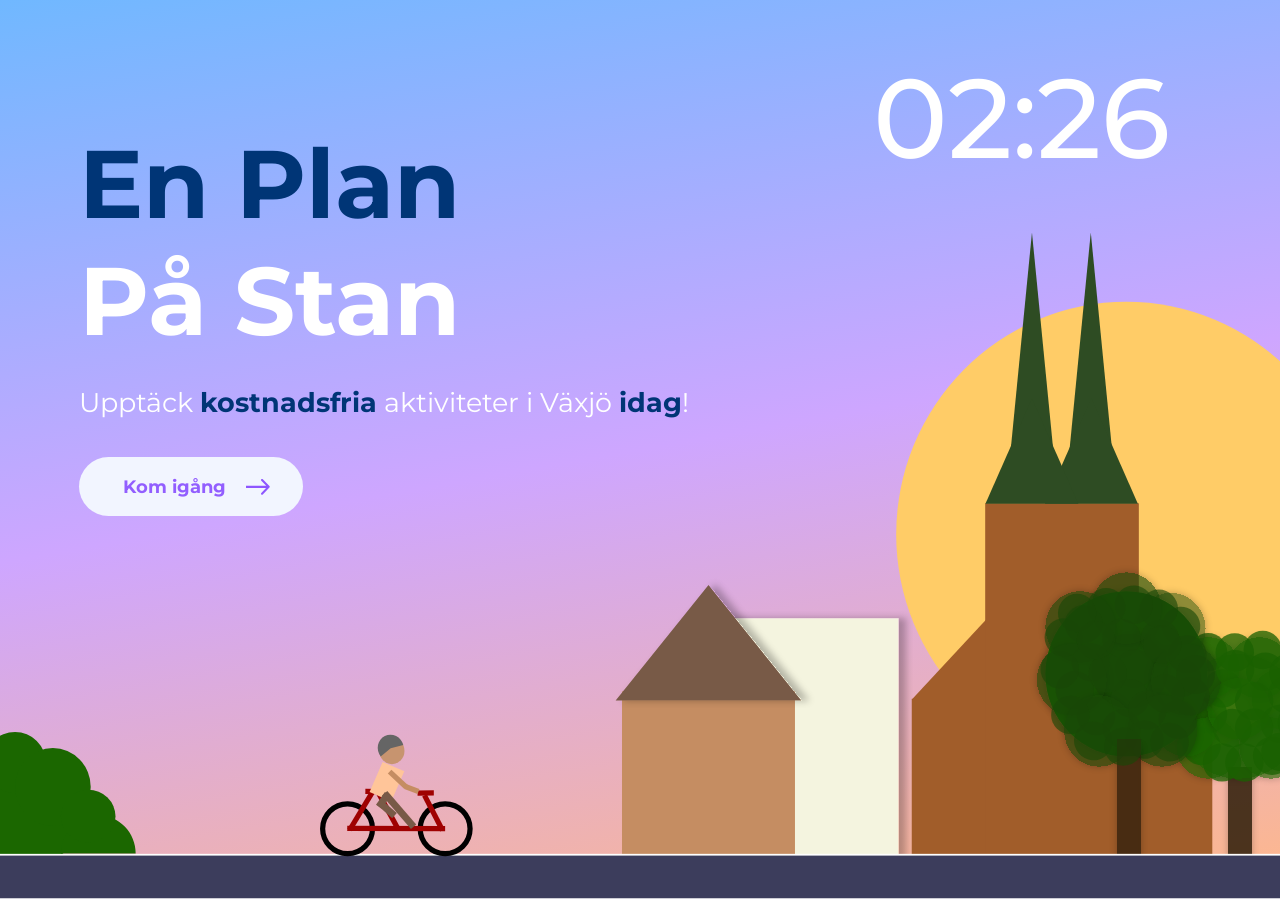
<file: index.html>
<!DOCTYPE html>
<html lang="sv">
<head>
    <meta charset="UTF-8">
    <meta name="viewport" content="width=device-width, initial-scale=1.0">
    <title>Document</title>
    <link href="https://fonts.googleapis.com/css2?family=Montserrat:wght@400;500;600;700&display=swap" rel="stylesheet">
    <link rel="stylesheet" href="main.css">
    <script src="date.js" type="module"></script>
</head>
<body>
    <main class="start-page">
        <section class="information">
        <h1>En Plan<br><span>På Stan</span></h1>

        <p>Upptäck <strong>kostnadsfria</strong> aktiviteter i Växjö <strong>idag</strong>!</p>

        
            <a href="activity.html" id="startBtn">
            <span class="pointer"></span>
            Kom igång 
            <img src="bilder/Arrow.svg" alt="pil">
            </a>
            
        </section>
        <div class="time">
        <span id="clock"></span>
        </div>
        <img src="bilder/stad7.svg" class="stad" alt="">

        

    </main>
</body>
</html>
</file>
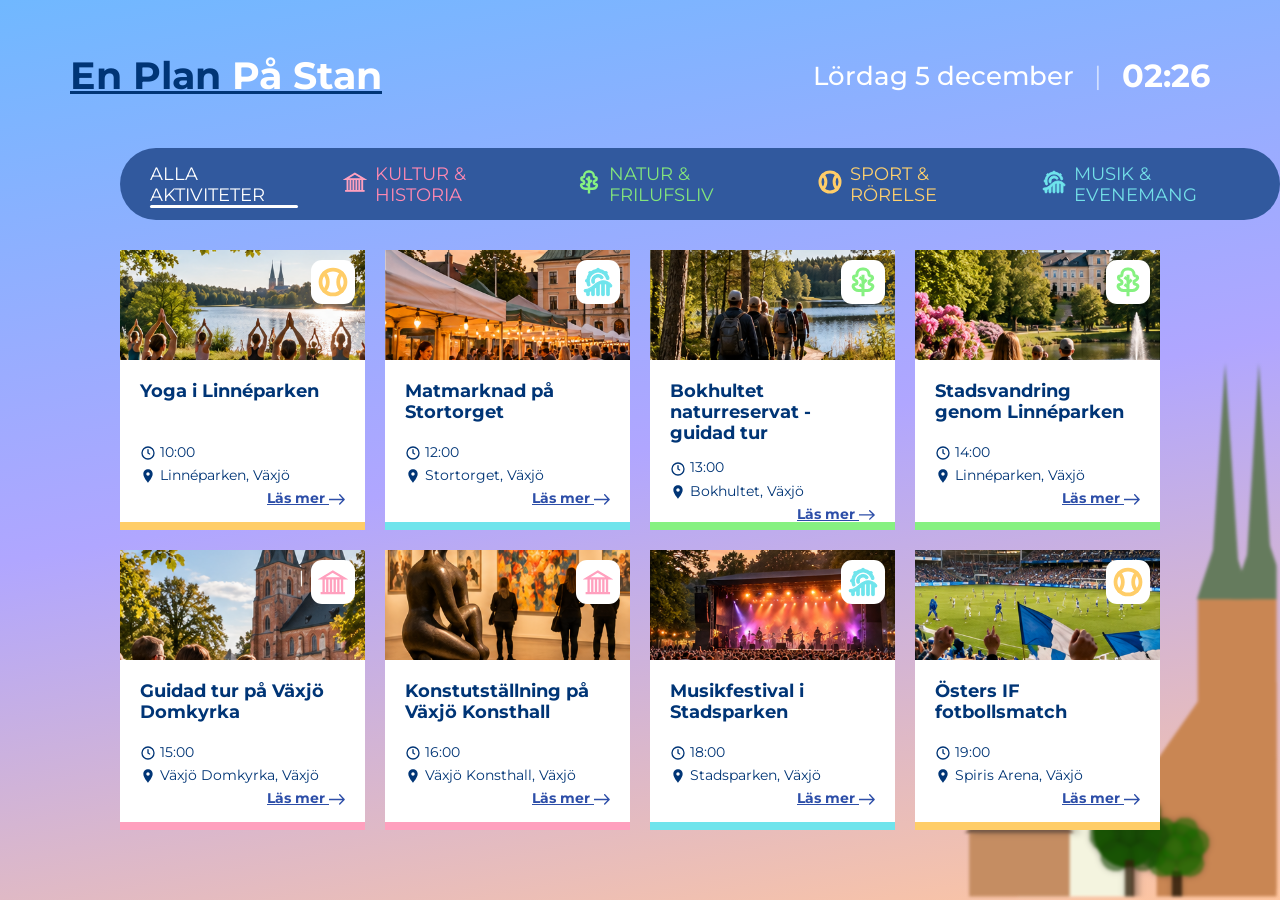
<file: activity.html>
<!DOCTYPE html>
<html lang="sv">
<head>
    <meta charset="UTF-8">
    <meta name="viewport" content="width=device-width, initial-scale=1.0">
    <title>Document</title>
    <link href="https://fonts.googleapis.com/css2?family=Montserrat:wght@400;500;600;700&display=swap" rel="stylesheet">
    <link rel="stylesheet" href="activity.css">
    <script src="activity.js" type="module"></script>
    <script src="date.js" type="module"></script>
</head>
<body>
    <header>
    <section id="header">
        <div>
        <h1><a href="index.html">En Plan <span>På Stan</span></a></h1>
        </div>

        <div class="time">
        <span id="date"></span>
        <span class="space"> | </span>
        <span id="clock"></span>
        </div>
    </section>
    <nav>
        <ul>
            <li class="category active" data-category="Alla">ALLA AKTIVITETER</li>
            <li class="category" data-category="Kultur"><img src="bilder/kultur.svg" alt="kultur">KULTUR & HISTORIA</li>
            <li class="category" data-category="Natur"><img src="bilder/natur.svg" alt="kultur">NATUR & FRILUFSLIV</li>
            <li class="category" data-category="Sport"><img src="bilder/sport.svg" alt="kultur">SPORT & RÖRELSE</li>
            <li class="category" data-category="Nöje"><img src="bilder/nöje.svg" alt="kultur">MUSIK & EVENEMANG</li>
        </ul>
    </nav>
    </header>
    <main>
        <section id="activities">
        </section>
        <img src="bilder/miniStad1.svg" class="stad "alt="stad">
    </main>
</body>
</html>
</file>
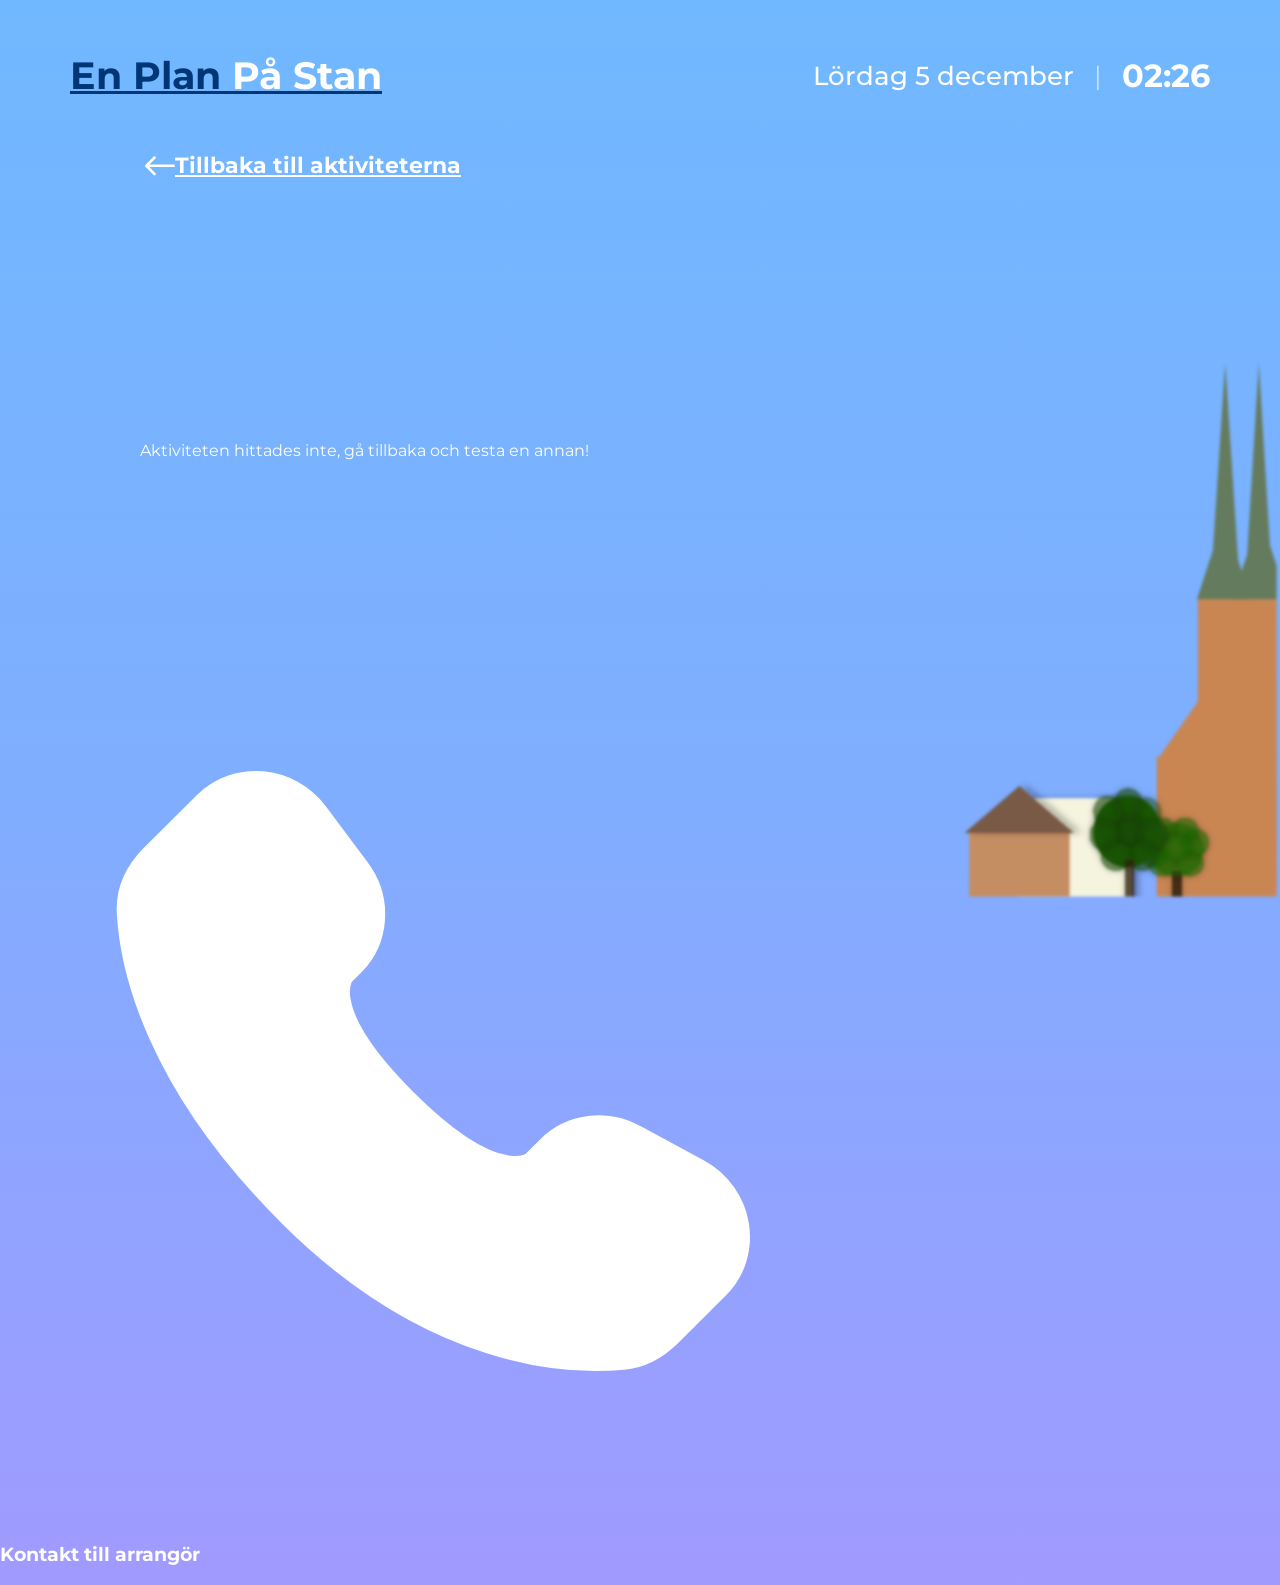
<file: detalj.html>
<!DOCTYPE html>
<html lang="sv">
<head>
    <meta charset="UTF-8">
    <meta name="viewport" content="width=device-width, initial-scale=1.0">
    <title>Document</title>
    <link href="https://fonts.googleapis.com/css2?family=Montserrat:wght@400;500;600;700&display=swap" rel="stylesheet">
    <script src="detalj.js" type="module"></script>
    <script src="date.js" type="module"></script>
    <link rel="stylesheet" href="detalj.css">
</head>
<body>
    <header>
        <section id="header">
        <div>
        <h1><a href="index.html">En Plan <span>På Stan</span></a></h1>
        </div>

        <div class="time">
        <span id="date"></span>
        <span class="space"> | </span>
        <span id="clock"></span>
        </div>
    </section>
    </header>
    <main>
        <a href="activity.html"><img src="bilder/vitLeftArrow.svg" alt="pil"> Tillbaka till aktiviteterna</a>

        <section id="activityInfo">
        </section>
        <section id="contact">
            <img src="bilder/phone.svg" alt="telefon">
            <h3>Kontakt till arrangör</h3>
        </section>
         <img src="bilder/miniStad1.svg" class="stad "alt="stad">
    </main>
</body>
</html>
</file>
<file: main.css>
html, body {
    margin: 0;
    padding: 0;
    width: 100%;
    min-height: 100%;
    font-family: 'Montserrat', sans-serif;
}
body {
    min-height: 100vh;

    background: linear-gradient(170deg, #70b8ff, #cea6ff, #ffb889);
    color: white;
}
.stad {
    position: absolute;
    bottom: 0;
    left: 0;
    width: 100%;
    height: auto;
    z-index: -1;
}
.information {
    position: absolute;
    top: 5%;
    left: 30%;
    transform: translateX(-50%);
    z-index: 2;

}
.information h1 {
    font-size: 6rem;
    margin-bottom: 1rem;
    color: #003576;
}
.information h1 span {
    font-weight: bold;
    color: #ffffff;
}
.information p strong {
    font-weight: bold;
    color: #003576;
}
.information p {
    font-size: 1.7rem;
    margin-bottom: 2.4rem;
}
#startBtn {
    display: inline-flex;
    align-items: center;
    justify-content: center;
    align-self: center;
    gap: 10px;

    width: fit-content;
    padding: 1.1rem 2.1rem;

    background-color: rgb(242, 245, 255);
    color: rgba(130, 68, 255, 0.853);
    font-size: 1.1rem;
    font-weight: bold;
    text-decoration: none;

    border-radius: 100px;
    border: none;

    animation: pulse 2s infinite ease-in-out;
}
#startBtn img {
    width: 1.5rem;
    height: 1.5rem;
    margin-left: 10px;
    object-fit: contain;
}
/* tid */
.time {
    position: absolute;
    top: 50px;
    right: 110px;
    display: flex;
    flex-direction: column;
    align-items: flex-end;
    font-size: 2rem;
    color: white;
}
.time #clock {
    font-weight: 500;
    font-size: 7rem;
}



@keyframes pulse {
    0% {
        transform: scale(1);
        box-shadow: 0 0 0 0 rgba(255, 255, 255, 0.5);
    }

    50% {
        transform: scale(1.05);
        box-shadow: 0 0 0 15px rgba(255, 255, 255, 0);
    }

    100% {
        transform: scale(1);
        box-shadow: 0 0 0 0 rgba(255, 255, 255, 0);
    }
}
</file>
<file: activity.css>
html, body {
    margin: 0;
    padding: 0;
    width: 100%;
    height: 100%;
    overflow: hidden;
}
body {
    min-height: 100vh;
    box-sizing: border-box;
    background: linear-gradient(170deg, #70b8ff, #b0a6ff, #ffc69f);
    color: #17345B;
    font-family: 'Montserrat', sans-serif;
}
.stad {
    position: absolute;
    bottom: 0;
    left: 0;
    width: 100%;
    height: auto;
    z-index: -1;
}
/* En Plan På Stan */
#header {
    display: flex;
    justify-content: space-between;
    align-items: center;
    margin: 20px 70px 0 70px;
    font-size: 1.6rem;
}
#header h1 span {
    font-weight: bold;
    color: #ffffff;
}
#header a {
    color: #003576;
}
/* Datum och tid */
.time {
    display: flex;
    align-items: center;
    gap: 20px;
    color: white;
}
#date {
    font-weight: 500;
}
.space {
    opacity: 0.6;
}
#clock {
    font-weight: 700;
    font-size: 2rem;
}

/* navigation */
header nav ul {
    display: flex;
    gap: 45px;
    list-style-type: none;
    margin-left: 120px;
    font-size: 1.1rem;
    background-color: #31599e;
    border-radius: 45px;
    padding: 15px 30px;
    width: fit-content;
}
.category {
    position: relative;
    display: flex;
    align-items: center;
    justify-content: center;
    gap: 8px;
}
.category:nth-child(1) {
    color: #ffffff;
}
.category:nth-child(2) {
    color: #ff88b1;
}
.category:nth-child(3) {
    color: #83E57C;
}
.category:nth-child(4) {
    color: #FFD16E;
}
.category:nth-child(5) {
    color: #73E0E8;
}
.category img {
    height: 24px;
    margin-bottom: 4px;
}
.category.active::after {
    content: "";
    position: absolute;
    bottom: -3px;
    left: 0;
    right: 0;

    height: 3px;
    border-radius: 3px;
    background-color: currentColor;
}

/* aktiviteterna */
.activity .img {
    display: block;
    width: 100%;
    height: 140px;
    object-fit: cover;
}
.activity .imgDiv {
    position: relative;
}
.activity .categoryIcon {
    position: absolute;
    top: 10px;
    right: 10px;
    width: 30px;
    height: 30px;
    object-fit: contain;
    z-index: 1;
    background-color: #ffffff;
    padding: 7px;
    border-radius: 25%;
}
.activity {
    width: 100%;
    background-color: rgba(255, 255, 255);
    color: #003576;
    border-bottom: 8px solid transparent;
    box-sizing: border-box;

    display: flex;
    flex-direction: column;
    overflow: hidden;
}
.activity.kultur {
    border-color: #ffa0be;
}
.activity.natur {
    border-color: #86f181;
}
.activity.sport {
    border-color: #ffcd68;
}
.activity.nöje {
    border-color: #6fe4ec;
}
.activity h2 {
    font-size: 1.1rem;
    margin: 20px 0;
}
#activities {
    display: grid;
    grid-template-columns: repeat(4, 1fr);
    gap: 20px;
    margin: 60px 120px 0;
    width: calc(100% - 240px);
}
/* när det finns färre aktiviteter */
#activities.few-activities {
    grid-template-columns: repeat(2, 1fr);
}
#activities.few-activities .activity .img {
    height: 250px;
}
#activities.few-activities .textDiv p{
    font-size: 1rem;
}

/* text fältet */
.textDiv {
    padding: 0 20px 15px;
    display: flex;
    flex-direction: column;
    flex: 1;
}
.textDiv p {
    margin: 0;
    font-size: 0.9rem;
}
.textDiv p + p {
    margin-top: 5px;
}
.textDiv h2 {
    margin: 20px 0 15px;
}
.textDiv p:first-of-type {
    margin-top: auto;
}
.textDiv img {
    width: 16px;
    height: 16px;
    object-fit: contain;
    vertical-align: middle;
}
.moreInfo {
    display: block;
    text-align: right;
    font-weight: bold;
    color: #2d4ea8;
    text-decoration: underline;
}

@media (max-height: 950px) {
    .activity {
        height: 280px;
    }
    .activity .img {
        height: 110px;
    }
    #activities {
        gap: 20px;
        margin-top: 30px;
    }
    #activities.few-activities .activity .img {
        height: 200px;
    }
    #activities.few-activities .activity {
        height: 350px;
    }
}
</file>
<file: detalj.css>
html, body {
    margin: 0;
    padding: 0;
    width: 100%;
    min-height: 100%;
}
body {
    height: 100%;
    background: linear-gradient(180deg, #70b8ff, #80aeff, #a19aff);
    font-family: 'Montserrat', sans-serif;
}
.stad {
    position: absolute;
    bottom: 0;
    left: 0;
    width: 100%;
    height: auto;
    z-index: -1;
}
/* En Plan På Stan */
#header {
    display: flex;
    justify-content: space-between;
    align-items: center;
    margin: 20px 70px;
    font-size: 1.6rem;
    color: #003576;
}
#header h1 span {
    font-weight: bold;
    color: #ffffff;
}
#header a {
    color: #003576;
}
/* Datum och tid */
.time {
    display: flex;
    align-items: center;
    gap: 20px;
    color: white;
}
#date {
    font-weight: 500;
}
.space {
    opacity: 0.6;
}
#clock {
    font-weight: 700;
    font-size: 2rem;
}

/* tillbaka knapp element */
main a {
    color: #ffffff;
    font-size: 1.4rem;
    margin-left: 145px;
    display: flex;
    font-weight: bold;
}
main a img {
    height: 30px;
    width: 30px;
}
main {
    color: white;
}
#activityInfo {
    display: flex;
    justify-content: space-between;
    align-items: center;
    width: calc(100% - 280px);
    min-height: 60vh;
    margin: 0 auto;
}
.textDiv {
    width: 50%;
}
.titleDiv h2 {
    font-size: 1.7rem;
    margin-bottom: 35px;
}
.titleDiv {
    display: flex;
    align-items: center;
    gap: 15px;
}
.titleDiv .icon {
    width: 40px;
    height: 40px;
    object-fit: contain;
    flex-shrink: 0;
    margin-bottom: 20px;
    background-color: white;
    padding: 3px;
    border-radius: 25%;
}
.info {
    position: relative;
    background-color: rgba(255, 255, 255, 0.15);
    padding: 25px 30px;
    padding-bottom: 70px;
    font-size: 1.2rem;
    box-sizing: border-box;
}
.info p {
    font-size: 1rem;
}
.info img {
    width: 25px;
    height: 25px;
    vertical-align: bottom;
}
#activityInfo > img {
    width: 45%;
    height: 450px;
    object-fit: cover;

    box-sizing: border-box;
}
#activityInfo img.kultur {
    border-color: #ffa0be;
}
#activityInfo img.natur {
    border-color: #86f181;
}
#activityInfo img.sport {
    border-color: #ffcd68;
}
#activityInfo img.nöje {
    border-color: #6fe4ec;
}
#activityInfo .qrCode {
    width: 130px;
    height: 130px;
    object-fit: contain;
    flex-shrink: 0;
    margin: 0;
    border: none;
}
.qrDiv {
    display: flex;
    align-items: center;
    justify-content: flex-end;
    gap: 15px;
    margin: -90px -45px 0 0;
}
.qrDiv p {
    margin: 0;
    max-width: 300px;
    text-align: right;
    font-size: large;
}
#pil {
    height: 12px;
    width: 40px;
}
.contact {
    margin-left: 140px;
    margin-top: -55px;
    padding: 5px 25px;
    width: 34%;

    background-color: rgba(255, 255, 255, 0.15);
    border-radius: 8px;
    font-size: 1rem;
}
.contact h3 {
    margin-left: 90px;
    font-size: 1rem;
}
.contact p {
    margin-left: 90px;
    font-size: 0.8rem;
}
.contact img {
    height: 40px;
    position: absolute;
    margin-top: 25px;
    background-color: #3bc460b5;
    padding: 8px;
    border-radius: 50%;
}
@media (max-height: 865px) {
    #activityInfo {
        min-height: 60vh;
    }
    .contact {
    margin-left: 140px;
    margin-top: -25px;
    padding: 5px 20px;
    width: 34%;

    background-color: rgba(255, 255, 255, 0.15);
    border-radius: 8px;
    font-size: 1rem;
    }
    .contact img {
    height: 35px;
    margin-top: 35px;
    padding: 4px;
    }
}

@keyframes movingBackground {
    0% {
        background-position: 0% 0%;
    }

    50% {
        background-position: 100% 50%;
    }

    100% {
        background-position: 0% 100%;
    }
}
</file>
